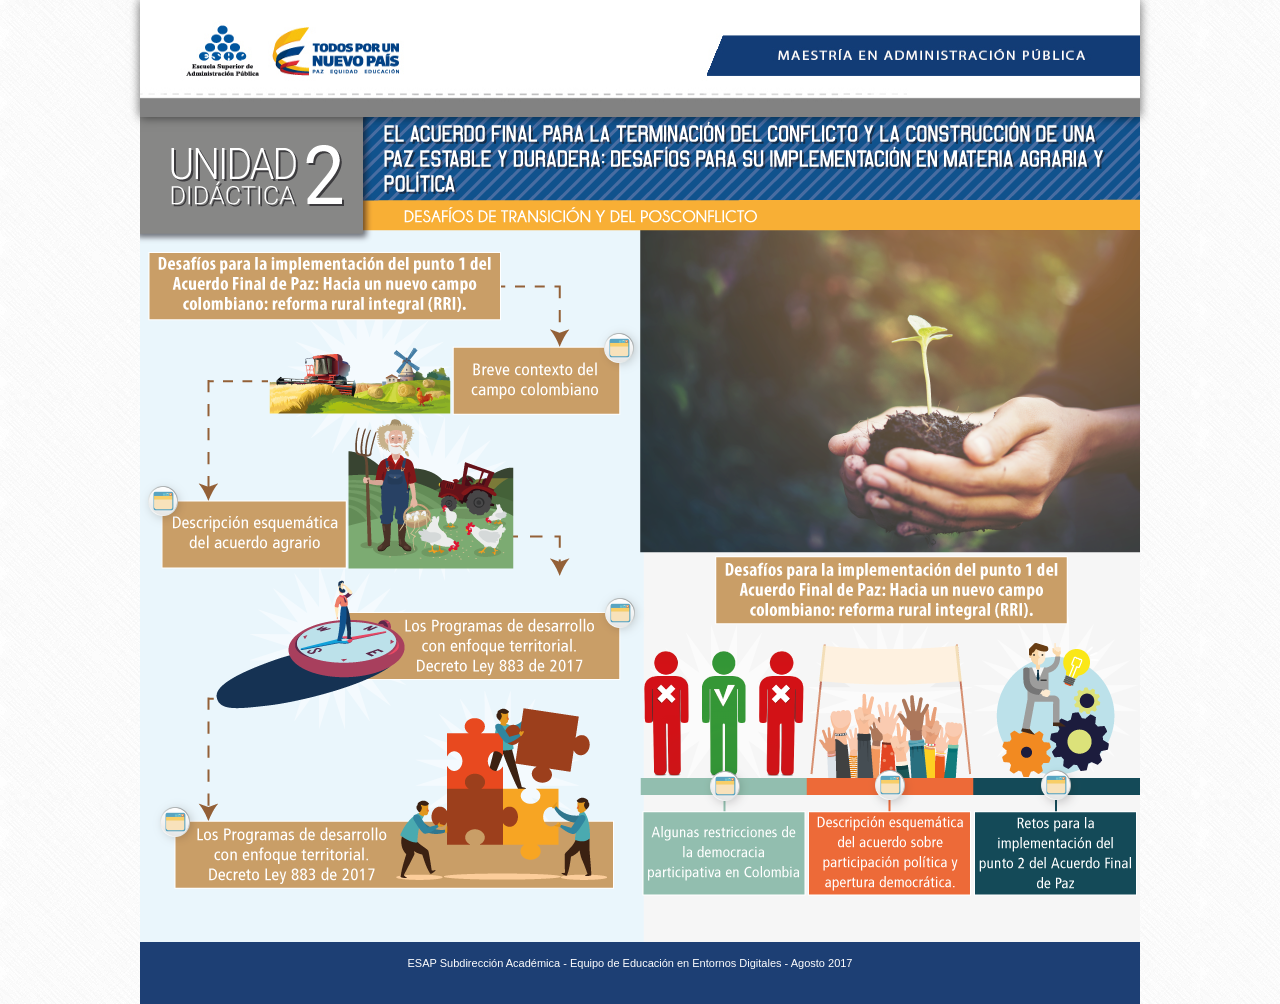
<file: index.html>
<!DOCTYPE html>
<html lang="es">
<head>
    <meta charset="UTF-8">
    <title>Desafíos de Transición y del Posconflicto</title>
    <!-- Hoja de estilo custom-->
    <link rel="stylesheet" href="css/estilosOVA.css">
    <!-- Hoja de estilo ilightboxMod-->
    <link rel="stylesheet" href="bower_components/jquery.ilightbox/css/jquery.ilightboxMod.css">

    <link rel="stylesheet" href="bower_components/jquery-modal/jquery.modal.css">

    <link rel="stylesheet" href="css/modal-mod.css">

    <!-- jQuery -->
    <script src="bower_components/jquery/dist/jquery.js"></script>
    <!-- jQuery ilightbox-->
    <script src="bower_components/jquery.ilightbox/js/jquery.lightbox.min.js"></script>

    <script src="bower_components/jquery-modal/jquery.modal.js"></script>

    <!-- javascript functions-->
    <script src="js/helper_functions.js"></script>

    <!-- javascript custom-->
    <script src="js/ova.js"></script>

</head>
<body>

   <div class="contenedor">

        <div class="top">

            <!--<div class="btns">-->

                <!-- Modal HTML embedded directly into document -->
                <!--<div id="ex1" style="display:none;">
                    <img src="images/Competencias.png">
                </div>

                <div class="btnTop">
                    <a href="#ex1" rel="modal:open" class="">
                        <img src="images/bt_competencias.svg">
                    </a>
                </div>-->

            <!--</div>-->

        </div>

        <div class="ova">            

            <div>
                <a href="vistas/cont01_OV2.html" rel="modal:open" class="btnHome btnHome-pos1" data-opacity="true"></a>
                <a href="vistas/cont02_OV2.html" rel="modal:open" class="btnHome btnHome-pos2" data-opacity="true"></a>                
                <a href="vistas/cont03_OV2.html" rel="modal:open" class="btnHome btnHome-pos3" data-opacity="true"></a>
                <a href="vistas/cont04_OV2.html" rel="modal:open" class="btnHome btnHome-pos4" data-opacity="true"></a>
                <a href="vistas/cont05_OV2.html" rel="modal:open" class="btnHome btnHome-pos5" data-opacity="true"></a>
                <a href="vistas/cont06_OV2.html" rel="modal:open" class="btnHome btnHome-pos6" data-opacity="true"></a>
                <a href="vistas/cont07_OV2.html" rel="modal:open" class="btnHome btnHome-pos7" data-opacity="true"></a>

                <!--<img class="numerosCentral" src="images/numeros.png">
                <img class="imgCentral" src="images/Unidad1.png">-->
            </div>

        </div>

        <div class="creditos">
            <p>ESAP Subdirección Académica -  Equipo de Educación en Entornos Digitales - Agosto 2017</p>
            <!--<p><b>Autor:</b> Julián Camilo Barreto García</p>-->
        </div>

    </div>

</body>

</html>
</file>
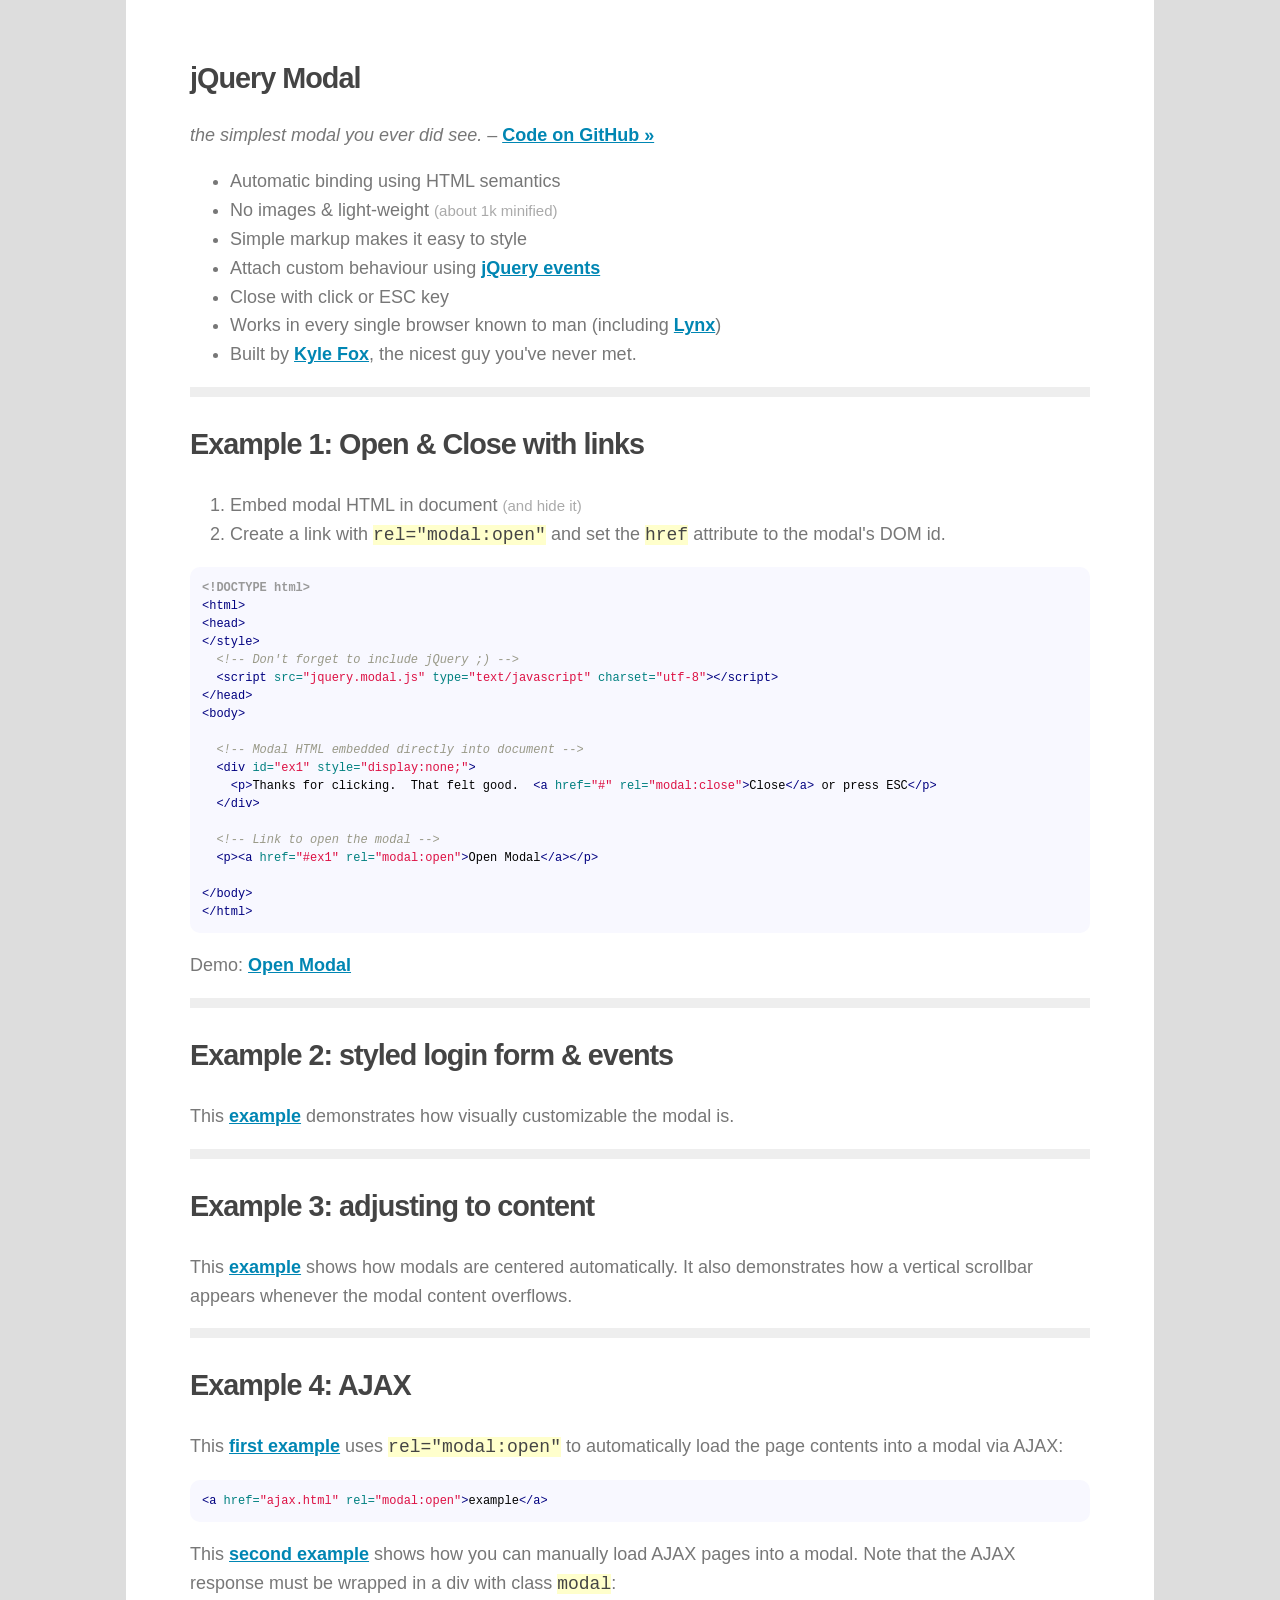
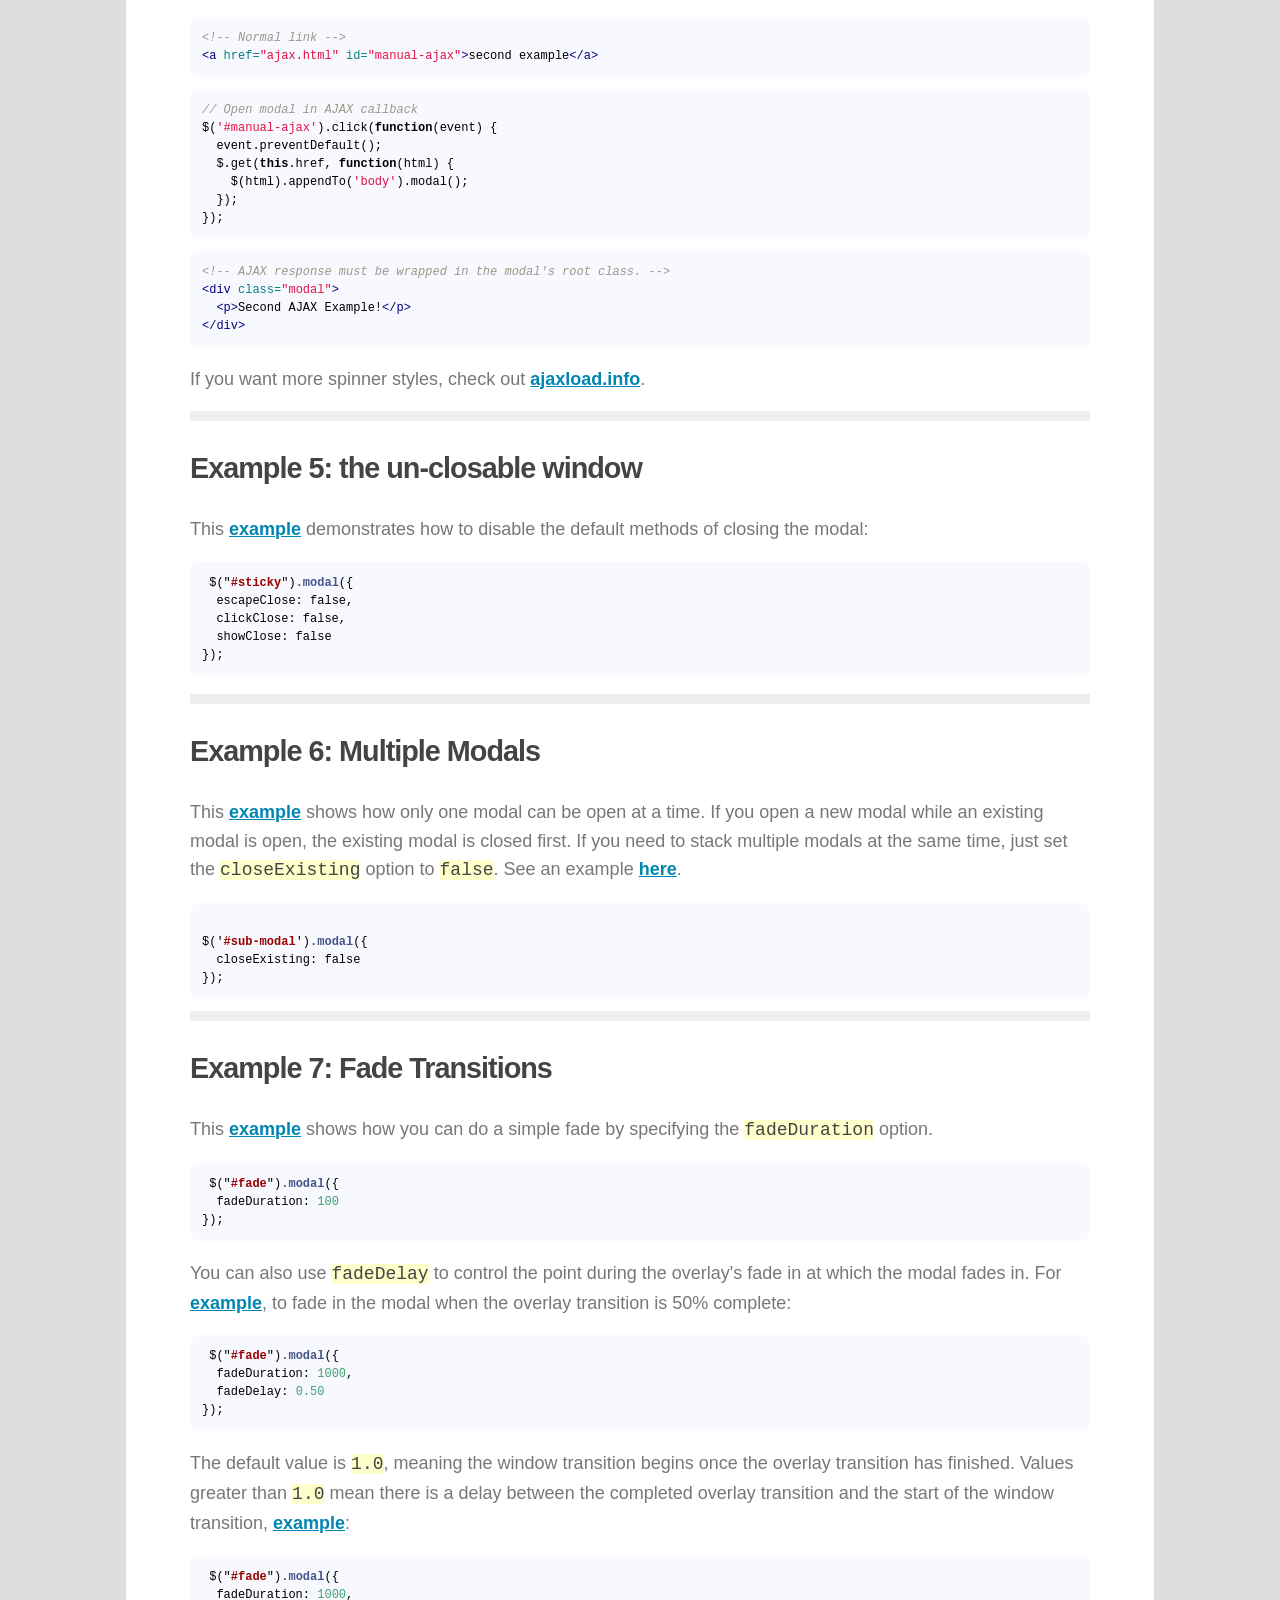
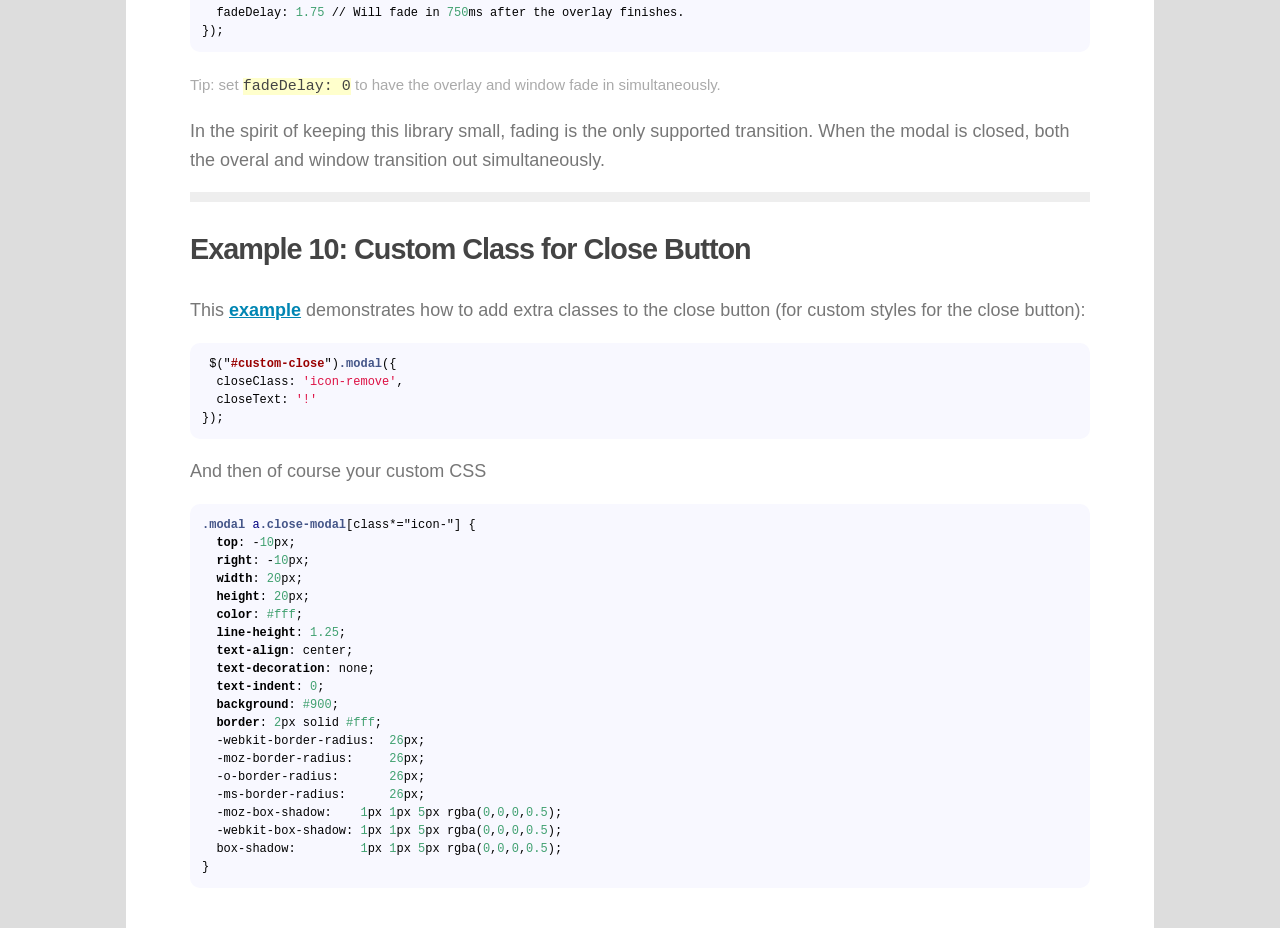
<file: bower_components/jquery-modal/examples/index.html>
<!DOCTYPE html>
<html>
<head>
  <script src="https://ajax.googleapis.com/ajax/libs/jquery/3.1.0/jquery.min.js"></script>

  <script src="../jquery.modal.js" type="text/javascript" charset="utf-8"></script>
  <link rel="stylesheet" href="../jquery.modal.css" type="text/css" media="screen" />

  <script src="highlight/highlight.pack.js" type="text/javascript" charset="utf-8"></script>
  <script type="text/javascript" charset="utf-8"> hljs.initHighlightingOnLoad(); </script>
  <link rel="stylesheet" href="highlight/github.css" type="text/css" media="screen" />
  <link href='http://fonts.googleapis.com/css?family=Roboto:300,700' rel='stylesheet' type='text/css'>
  <style type="text/css" media="screen">
    html { background: #ddd; }
    body { font: normal 18px/1.6 'Open Sans', "Helvetica Neue", Arial, sans-serif; font-weight: 300; color: #777; padding: 2em 5%; width: 80%; max-width: 900px; margin: 0 auto; background: #fff; }
    small { color: #aaa; }
    h1,h2,h3,h4 { color: #444; font-weight: 700; font-size: 1.6em; letter-spacing: -1px; }
    a { color: #0086B3; font-weight: 700; }
    a:hover { color: #000; }
    p code, li code {background:#ffffcc; color: #444; }
    pre { font-size: 12px; line-height: 18px; }
    pre code { overflow: scroll; padding: 1em; border-radius: 10px; }
    hr { height: 10px; background: #eee; border: none; }
    table {width:100%;border-collapse:collapse;}
    td { border: 1px solid #eee; padding: 15px; }
    td pre { margin: 0; }

    body > .modal {
      display: none;
    }

    /* Example 2 (login form) */
    .login_form.modal {
      border-radius: 0;
      line-height: 18px;
      padding: 0;
      font-family: "Lucida Grande", Verdana, sans-serif;
    }

    .login_form h3 {
      margin: 0;
      padding: 10px;
      color: #fff;
      font-size: 14px;
      background: -moz-linear-gradient(top, #2e5764, #1e3d47);
      background: -webkit-gradient(linear,left bottom,left top,color-stop(0, #1e3d47),color-stop(1, #2e5764));
    }

    .login_form.modal p { padding: 20px 30px; border-bottom: 1px solid #ddd; margin: 0;
      background: -webkit-gradient(linear,left bottom,left top,color-stop(0, #eee),color-stop(1, #fff));
      overflow: hidden;
    }
    .login_form.modal p:last-child { border: none; }
    .login_form.modal p label { float: left; font-weight: bold; color: #333; font-size: 13px; width: 110px; line-height: 22px; }
    .login_form.modal p input[type="text"],
    .login_form.modal p input[type="password"] {
      font: normal 12px/18px "Lucida Grande", Verdana;
      padding: 3px;
      border: 1px solid #ddd;
      width: 200px;
    }


    .part {
      display: none;
    }

  </style>
  <title>jQuery Modal</title>
</head>
<body>

<h1>jQuery Modal</h1>
<p><em>the simplest modal you ever did see.</em> &ndash; <a href="http://github.com/kylefox/jquery-modal">Code on GitHub &raquo;</a></p>
<ul>
  <li>Automatic binding using HTML semantics</li>
  <li>No images &amp; light-weight <small>(about 1k minified)</small></li>
  <li>Simple markup makes it easy to style</li>
  <li>Attach custom behaviour using <a href="http://api.jquery.com/category/events/">jQuery events</a></li>
  <li>Close with click or ESC key</li>
  <li>Works in every single browser known to man (including <a href="http://lynx.invisible-island.net/current/">Lynx</a>)</li>
  <li>Built by <a href="http://kylefox.ca/">Kyle Fox</a>, the nicest guy you've never met.</li>
</ul>





<hr />

<h2>Example 1: Open &amp; Close with links</h2>
<ol>
  <li>Embed modal HTML in document <small>(and hide it)</small></li>
  <li>Create a link with <code>rel="modal:open"</code> and set the <code>href</code> attribute to the modal's DOM id.</li>
</ol>
<pre><code>&lt;!DOCTYPE html&gt;
&lt;html&gt;
&lt;head&gt;
&lt;/style&gt;
  &lt;!-- Don't forget to include jQuery ;) --&gt;
  &lt;script src=&quot;jquery.modal.js&quot; type=&quot;text/javascript&quot; charset=&quot;utf-8&quot;&gt;&lt;/script&gt;
&lt;/head&gt;
&lt;body&gt;

  &lt;!-- Modal HTML embedded directly into document --&gt;
  &lt;div id=&quot;ex1&quot; style=&quot;display:none;&quot;&gt;
    &lt;p&gt;Thanks for clicking.  That felt good.  &lt;a href=&quot;#&quot; rel=&quot;modal:close&quot;&gt;Close&lt;/a&gt; or press ESC&lt;/p&gt;
  &lt;/div&gt;

  &lt;!-- Link to open the modal --&gt;
  &lt;p&gt;&lt;a href=&quot;#ex1&quot; rel=&quot;modal:open&quot;&gt;Open Modal&lt;/a&gt;&lt;/p&gt;

&lt;/body&gt;
&lt;/html&gt;
</code></pre>

<!-- Link to open the modal -->
<p>Demo: <a href="#ex1" rel="modal:open">Open Modal</a></p>

<!-- Modal HTML embedded directly into document -->
<div class="modal" id="ex1" style="display:none;">
  <p>Thanks for clicking.  That felt good.  <br />Click <a href="#" rel="modal:close">close</a>, click the overlay, or press ESC</p>
</div>


<hr />

<h2>Example 2: styled login form &amp; events</h2>

<p>This <a href="#ex2" rel="modal:open">example</a> demonstrates how visually customizable the modal is.</p>

<!-- Modal HTML embedded directly into document -->
<form action="" class="login_form modal" id="ex2" style="display:none;">
  <h3>Please login to continue</h3>
  <p><label>Username:</label><input type="text" /></p>
  <p><label>Password:</label><input type="password" /></p>
  <p><input type="submit" value="Login" /></p>
</form>

<hr />

<h2>Example 3: adjusting to content</h2>
<p>This <a href="#ex3" rel="modal:open">example</a> shows how modals are centered automatically. It also demonstrates how a vertical scrollbar appears whenever the modal content overflows.</p>
<div id="ex3" class="modal">
  <p><a id="more" href="#more">More!</a></p>
  <p>Lorem ipsum dolor sit amet, consectetur adipisicing elit, sed do eiusmod tempor incididunt ut labore et dolore magna aliqua. Ut enim ad minim veniam, quis nostrud exercitation ullamco laboris nisi ut aliquip ex ea commodo consequat.</p>
</div>

<hr />

<h2>Example 4: AJAX</h2>

<p>This <a href="ajax.html" rel="modal:open">first example</a> uses <code>rel="modal:open"</code> to automatically load the page contents into a modal via AJAX:</p>

<pre><code>&lt;a href=&quot;ajax.html&quot; rel=&quot;modal:open&quot;&gt;example&lt;/a&gt;</code></pre>

<p>This <a href="ajax2.html" id="manual-ajax">second example</a> shows how you can manually load AJAX pages into a modal. Note that the AJAX response must be wrapped in a div with class <code>modal</code>:</p>

<pre><code>&lt;!-- Normal link --&gt;<br/>&lt;a href=&quot;ajax.html&quot; id=&quot;manual-ajax&quot;&gt;second example&lt;/a&gt;</code></pre>

<pre><code>// Open modal in AJAX callback
$('#manual-ajax').click(function(event) {
  event.preventDefault();
  $.get(this.href, function(html) {
    $(html).appendTo('body').modal();
  });
});</code></pre>

<pre><code>&lt;!-- AJAX response must be wrapped in the modal's root class. --&gt;<br/>&lt;div class=&quot;modal&quot;&gt;<br/>  &lt;p&gt;Second AJAX Example!&lt;/p&gt;<br/>&lt;/div&gt;</pre></code>

<p>If you want more spinner styles, check out <a href="http://ajaxload.info/">ajaxload.info</a>.</p>

<hr />

<h2>Example 5: the un-closable window</h2>
<p>
  This <a href="#ex5">example</a> demonstrates how to disable the default methods of closing the modal:

<pre><code> $("#sticky").modal({
  escapeClose: false,
  clickClose: false,
  showClose: false
});</code></pre>


</p>
<div id="ex5" class="modal">
  <p>If you do this, be sure to provide the user with an alternate method of <a href="#" rel="modal:close">closing the window.</a></p>
</div>

<hr />

<h2>Example 6: Multiple Modals</h2>

<p>
  This <a href="#ex6-1" rel="modal:open">example</a> shows how only one modal can be open at a time. If you open a new modal while an existing modal is open, the existing modal is closed first.
  If you need to stack multiple modals at the same time, just set the <code>closeExisting</code> option to <code>false</code>.
  See an example <a href="#ex6-1b" rel="modal:open">here</a>.
</p>

<pre><code>
$('#sub-modal').modal({
  closeExisting: false
});
</pre></code>

<div class="modal" id="ex6-1" style="display:none;">
  <p>I'm the first modal. <a href="#ex6-2" rel="modal:open">Open second modal...</a></p>
</div>

<div class="modal" id="ex6-2" style="display:none;">
  <p>I'm the second modal. <a href="#ex6-3" rel="modal:open">Open third modal...</a></p>
</div>

<div class="modal" id="ex6-3" style="display:none;">
  <p>I'm the third modal. You get the idea.</p>
</div>

<div class="modal" id="ex6-1b" style="display:none;">
  <p>I'm the first modal. <a href="#ex6-2b">Open second modal...</a></p>
  <p>Lorem ipsum dolor sit amet, consectetur adipisicing elit, sed do eiusmod
  tempor incididunt ut labore et dolore magna aliqua. Ut enim ad minim veniam,
  quis nostrud exercitation ullamco laboris nisi ut aliquip ex ea commodo
  consequat. Duis aute irure dolor in reprehenderit in voluptate velit esse
  cillum dolore eu fugiat nulla pariatur. Excepteur sint occaecat cupidatat non
  proident, sunt in culpa qui officia deserunt mollit anim id est laborum.</p>
</div>

<div class="modal" id="ex6-2b" style="display:none;">
  <p>I'm the second modal. <a href="#ex6-3b">Open third modal...</a></p>
  <p>Duis aute irure dolor in reprehenderit in voluptate velit esse
  cillum dolore eu fugiat nulla pariatur. Excepteur sint occaecat cupidatat non
  proident, sunt in culpa qui officia deserunt mollit anim id est laborum.</p>
</div>

<div class="modal" id="ex6-3b" style="display:none;">
  <p>I'm the third modal. You get the idea.</p>
</div>

<hr />

<h2>Example 7: Fade Transitions</h2>

<p>This <a href="#ex7">example</a> shows how you can do a simple fade by specifying the <code>fadeDuration</code> option.</p>

<pre><code> $("#fade").modal({
  fadeDuration: 100
});</code></pre>

<p>You can also use <code>fadeDelay</code> to control the point during the overlay's fade in at which the modal fades in. For <a href="#ex8">example</a>, to fade in the modal when the overlay transition is 50% complete:</p>

<pre><code> $("#fade").modal({
  fadeDuration: 1000,
  fadeDelay: 0.50
});</code></pre>

<p>The default value is <code>1.0</code>, meaning the window transition begins once the overlay transition has finished. Values greater than <code>1.0</code> mean there is a delay between the completed overlay transition and the start of the window transition, <a href="#ex9">example</a>:</p>

<pre><code> $("#fade").modal({
  fadeDuration: 1000,
  fadeDelay: 1.75 // Will fade in 750ms after the overlay finishes.
});</code></pre>

<p><small>Tip: set <code>fadeDelay: 0</code> to have the overlay and window fade in simultaneously.</small></p>

<p>In the spirit of keeping this library small, fading is the only supported transition. When the modal is closed, both the overal and window transition out simultaneously.</p>

<div id="ex7" class="modal">
  <p>Lorem ipsum dolor sit amet, consectetur adipisicing elit, sed do eiusmod
  tempor incididunt ut labore et dolore magna aliqua. Ut enim ad minim veniam,
  quis nostrud exercitation ullamco laboris nisi ut aliquip ex ea commodo
  consequat. Duis aute irure dolor in reprehenderit in voluptate velit esse
  cillum dolore eu fugiat nulla pariatur. Excepteur sint occaecat cupidatat non
  proident, sunt in culpa qui officia deserunt mollit anim id est laborum.</p>
</div>

<div id="ex8" class="modal">
  <p>This modal starts fading in once the overlay is 50% faded in.</p>
</div>

<div id="ex9" class="modal">
  <p>This modal starts fading in well after the overlay has finished transitioning.</p>
</div>

<hr/>

<h2>Example 10: Custom Class for Close Button</h2>
<p>
  This <a href="#ex10">example</a> demonstrates how to add extra classes to the close button (for custom styles for the close button):
</p>

<pre><code> $("#custom-close").modal({
  closeClass: 'icon-remove',
  closeText: '!'
});</code></pre>
<p>And then of course your custom CSS</p>
<pre><code>.modal a.close-modal[class*="icon-"] {
  top: -10px;
  right: -10px;
  width: 20px;
  height: 20px;
  color: #fff;
  line-height: 1.25;
  text-align: center;
  text-decoration: none;
  text-indent: 0;
  background: #900;
  border: 2px solid #fff;
  -webkit-border-radius:  26px;
  -moz-border-radius:     26px;
  -o-border-radius:       26px;
  -ms-border-radius:      26px;
  -moz-box-shadow:    1px 1px 5px rgba(0,0,0,0.5);
  -webkit-box-shadow: 1px 1px 5px rgba(0,0,0,0.5);
  box-shadow:         1px 1px 5px rgba(0,0,0,0.5);
}</code></pre>

<div id="ex10" class="modal">
  <p>This modal has a fancy-shmancy close button.</p>
</div>

<style type="text/css">
  .modal a.close-modal[class*="icon-"] {
    top: -10px;
    right: -10px;
    width: 20px;
    height: 20px;
    color: #fff;
    line-height: 1.25;
    text-align: center;
    text-decoration: none;
    text-indent: 0;
    background: #900;
    border: 2px solid #fff;
    -webkit-border-radius: 26px;
    -moz-border-radius: 26px;
    -o-border-radius: 26px;
    -ms-border-radius: 26px;
    -moz-box-shadow:    1px 1px 5px rgba(0,0,0,0.5);
    -webkit-box-shadow: 1px 1px 5px rgba(0,0,0,0.5);
    box-shadow:         1px 1px 5px rgba(0,0,0,0.5);
  }
</style>

<script type="text/javascript" charset="utf-8">
  $(function() {

    function log_modal_event(event, modal) {
      if(typeof console != 'undefined' && console.log) console.log("[event] " + event.type);
    };

    $(document).on($.modal.BEFORE_BLOCK, log_modal_event);
    $(document).on($.modal.BLOCK, log_modal_event);
    $(document).on($.modal.BEFORE_OPEN, log_modal_event);
    $(document).on($.modal.OPEN, log_modal_event);
    $(document).on($.modal.BEFORE_CLOSE, log_modal_event);
    $(document).on($.modal.CLOSE, log_modal_event);
    $(document).on($.modal.AFTER_CLOSE, log_modal_event);
    $(document).on($.modal.AJAX_SEND, log_modal_event);
    $(document).on($.modal.AJAX_SUCCESS, log_modal_event);
    $(document).on($.modal.AJAX_COMPLETE, log_modal_event);

    $('#more').click(function() {
      $(this).parent().after($(this).parent().next().clone());
      return false;
    });

    $('#manual-ajax').click(function(event) {
      event.preventDefault();
      $.get(this.href, function(html) {
        $(html).appendTo('body').modal();
      });
    });

    $('a[href="#ex5"]').click(function(event) {
      event.preventDefault();
      $(this).modal({
        escapeClose: false,
        clickClose: false,
        showClose: false
      });
    });

    $('a[href="#ex6-2b"],a[href="#ex6-3b"]').click(function(event) {
      event.preventDefault();
      $(this).modal({
        closeExisting: false
      });
    });

    $('a[href="#ex7"]').click(function(event) {
      event.preventDefault();
      $(this).modal({
        fadeDuration: 250
      });
    });

    $('a[href="#ex8"]').click(function(event) {
      event.preventDefault();
      $(this).modal({
        fadeDuration: 1000,
        fadeDelay: 0.50
      });
    });

    $('a[href="#ex9"]').click(function(event) {
      event.preventDefault();
      $(this).modal({
        fadeDuration: 1000,
        fadeDelay: 1.75
      });
    });

    $('a[href="#ex10"]').click(function(event){
      event.preventDefault();
      $(this).modal({
        closeClass: 'icon-remove',
        closeText: '!'
      });
    });

  });
</script>

<script>
  (function(i,s,o,g,r,a,m){i['GoogleAnalyticsObject']=r;i[r]=i[r]||function(){
  (i[r].q=i[r].q||[]).push(arguments)},i[r].l=1*new Date();a=s.createElement(o),
  m=s.getElementsByTagName(o)[0];a.async=1;a.src=g;m.parentNode.insertBefore(a,m)
  })(window,document,'script','//www.google-analytics.com/analytics.js','ga');

  ga('create', 'UA-1701128-22', 'auto');
  ga('send', 'pageview');

</script>

</body>
</html>
</file>
<file: css/estilosOVA.css>
body{
    margin: 0;
    padding: 0;
    font-family: sans-serif;
    background: url(../images/back.png);
    /*overflow: hidden;*/
}
.contenedor{
    width: 1000px;
    height: 800px; 
    margin: 0 auto;
}
.ova{
    width: 1000px;
    height: 825px; 
    background: url(../images/home.png) no-repeat;
}
.top{
    background: #FFF url(../images/top1.jpg) no-repeat;
    background-size: 1000px 118px;
    width: 1000px;
    height: 117px;
    position: relative;
    -webkit-box-shadow: 0px 0px 10px 0px rgba(0,0,0,0.6);
    -moz-box-shadow: 0px 0px 10px 0px rgba(0,0,0,0.6);
    box-shadow: 0px 0px 10px 0px rgba(0,0,0,0.6);
}
.btns{
    height: 80px;
    width: 170px;
    float: right;
    position: relative;
    bottom: -45px;
    right: 5px;
    top: 75px;
}
.btnTop{
    position: relative;
    float: left;
    cursor: pointer;
    margin: 0 82px;
}
.creditos{
    background: #1d3f74;
    height: 48px;
    padding: 14px 20px 0 0;
    margin: 0 0 10px 0;
}
.creditos p{
    color: #FFF;
    line-height: 140%;
    margin: 0;
    padding: 0;
    font-size: 11px;
    text-align: center;
}
.btnTop img{
    width: 65px;
    height: 65px;
}
.popUp{
    background: url(../images/bt_popUp.svg) no-repeat;
    width: 65px;
    height: 65px;
}
.web{
    background: url(../images/bt_web.svg) no-repeat;
    width: 65px;
    height: 65px;
}


/*BOTONES HOME*/
.menuHome{
    background: rgba(255, 0, 0, 0);
    width: 670px;
    height: 505px;
    position: absolute;
    margin: 0 0 0 230px;
}
.btnHome{
    background: url(../images/btn_popup.png) no-repeat;
    width: 30px;
    height: 30px;
    position: absolute;
    cursor: pointer;
    background-size: 30px 30px;
}

.btnHome-pos1{
    margin: 216px 0 0 464px;
}
.btnHome-pos2{
    margin: 369px 0 0 8px;
}
.btnHome-pos3{
    margin: 481px 0 0 465px;
}
.btnHome-pos4{
    margin: 690px 0 0 20px;
}
.btnHome-pos5{
    margin: 654px 0 0 570px;
}
.btnHome-pos6{
    margin: 653px 0 0 735px;
}
.btnHome-pos7{
    margin: 653px 0 0 901px;
}
.imgCentral{
    margin: 0px 0px 39px -304px;
}
.numerosCentral{
    width: 410px;
    height: 309px;
  margin: 172px 0 0 149px; 

}
</file>
<file: css/modal-mod.css>
.modal{
    max-width: 780px;
    padding: 0;
    /* height: 515px; */
    background-color: rgba(240,248,255,0);
    border-radius: 0;
    -webkit-border-radius: 0;
    webkit-box-shadow: 0 0 0 #000;
    box-shadow: 0 0 0 #000;
    margin-top: 40px;
}

.modal a.close-modal{
    background: url(../images/cerrar_internas.png) no-repeat center;
    background-size: 30px 30px;
    top: -15px;
    right: -15px;
    width: 30px;
    height: 30px;
}
</file>
<file: bower_components/jquery-modal/examples/highlight/github.css>
/*

github.com style (c) Vasily Polovnyov <vast@whiteants.net>

*/

pre code {
  display: block;
  color: #000;
  background: #f8f8ff
}

pre .comment,
pre .template_comment,
pre .diff .header,
pre .javadoc {
  color: #998;
  font-style: italic
}

pre .keyword,
pre .css .rule .keyword,
pre .winutils,
pre .javascript .title,
pre .lisp .title,
pre .subst {
  color: #000;
  font-weight: bold
}

pre .number,
pre .hexcolor {
  color: #40a070
}

pre .string,
pre .attribute .value,
pre .phpdoc,
pre .tex .formula {
  color: #d14
}

pre .title,
pre .id {
  color: #900;
  font-weight: bold
}

pre .javascript .title,
pre .lisp .title,
pre .subst {
  font-weight: normal
}

pre .class .title,
pre .tex .command {
  color: #458;
  font-weight: bold
}

pre .tag,
pre .css .keyword,
pre .html .keyword,
pre .tag .title,
pre .django .tag .keyword {
  color: #000080;
  font-weight: normal
}

pre .attribute,
pre .variable,
pre .instancevar,
pre .lisp .body {
  color: #008080
}

pre .regexp {
  color: #009926
}

pre .class {
  color: #458;
  font-weight: bold
}

pre .symbol,
pre .ruby .symbol .string,
pre .ruby .symbol .keyword,
pre .ruby .symbol .keymethods,
pre .lisp .keyword,
pre .tex .special {
  color: #990073
}

pre .builtin,
pre .built_in,
pre .lisp .title {
  color: #0086b3
}

pre .preprocessor,
pre .pi,
pre .doctype,
pre .shebang,
pre .cdata {
  color: #999;
  font-weight: bold
}

pre .deletion {
  background: #fdd
}

pre .addition {
  background: #dfd
}

pre .diff .change {
  background: #0086b3
}

pre .chunk {
  color: #aaa
}

pre .tex .formula {
  opacity: 0.5;
}
</file>
